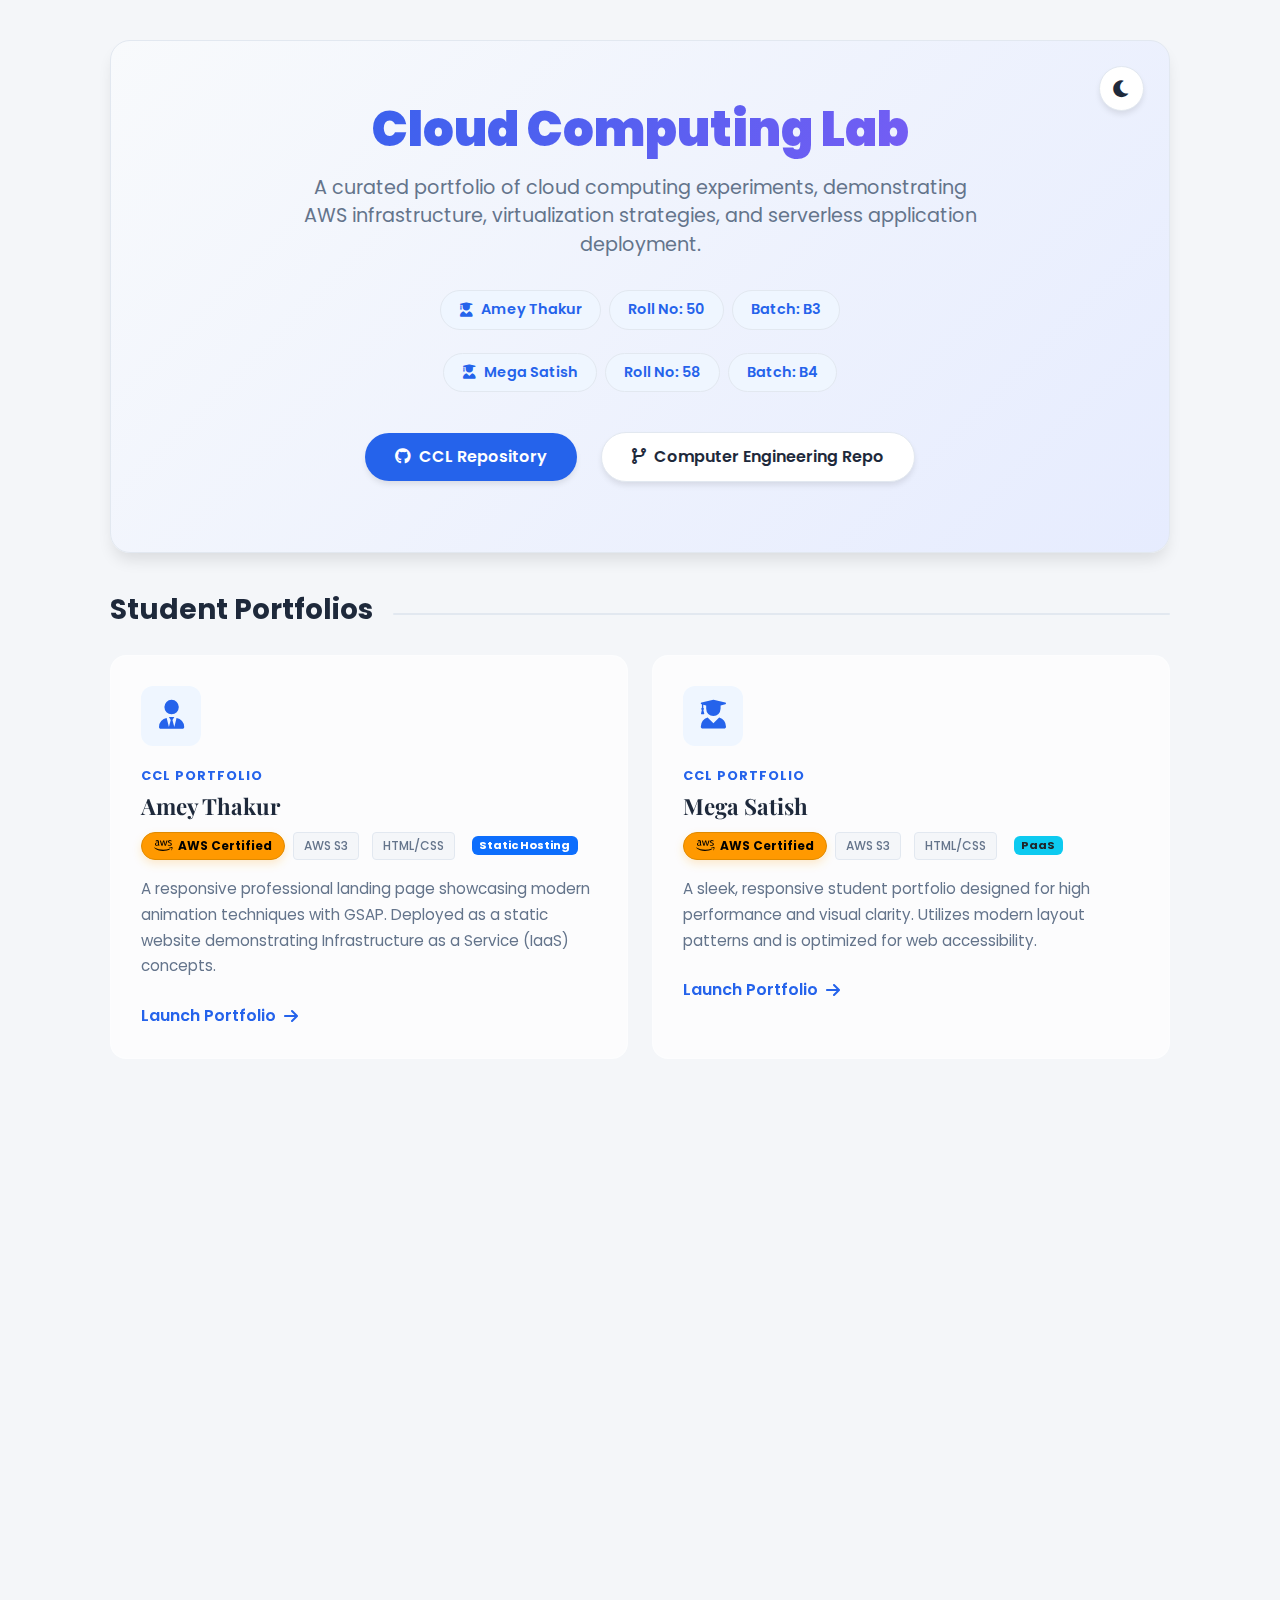
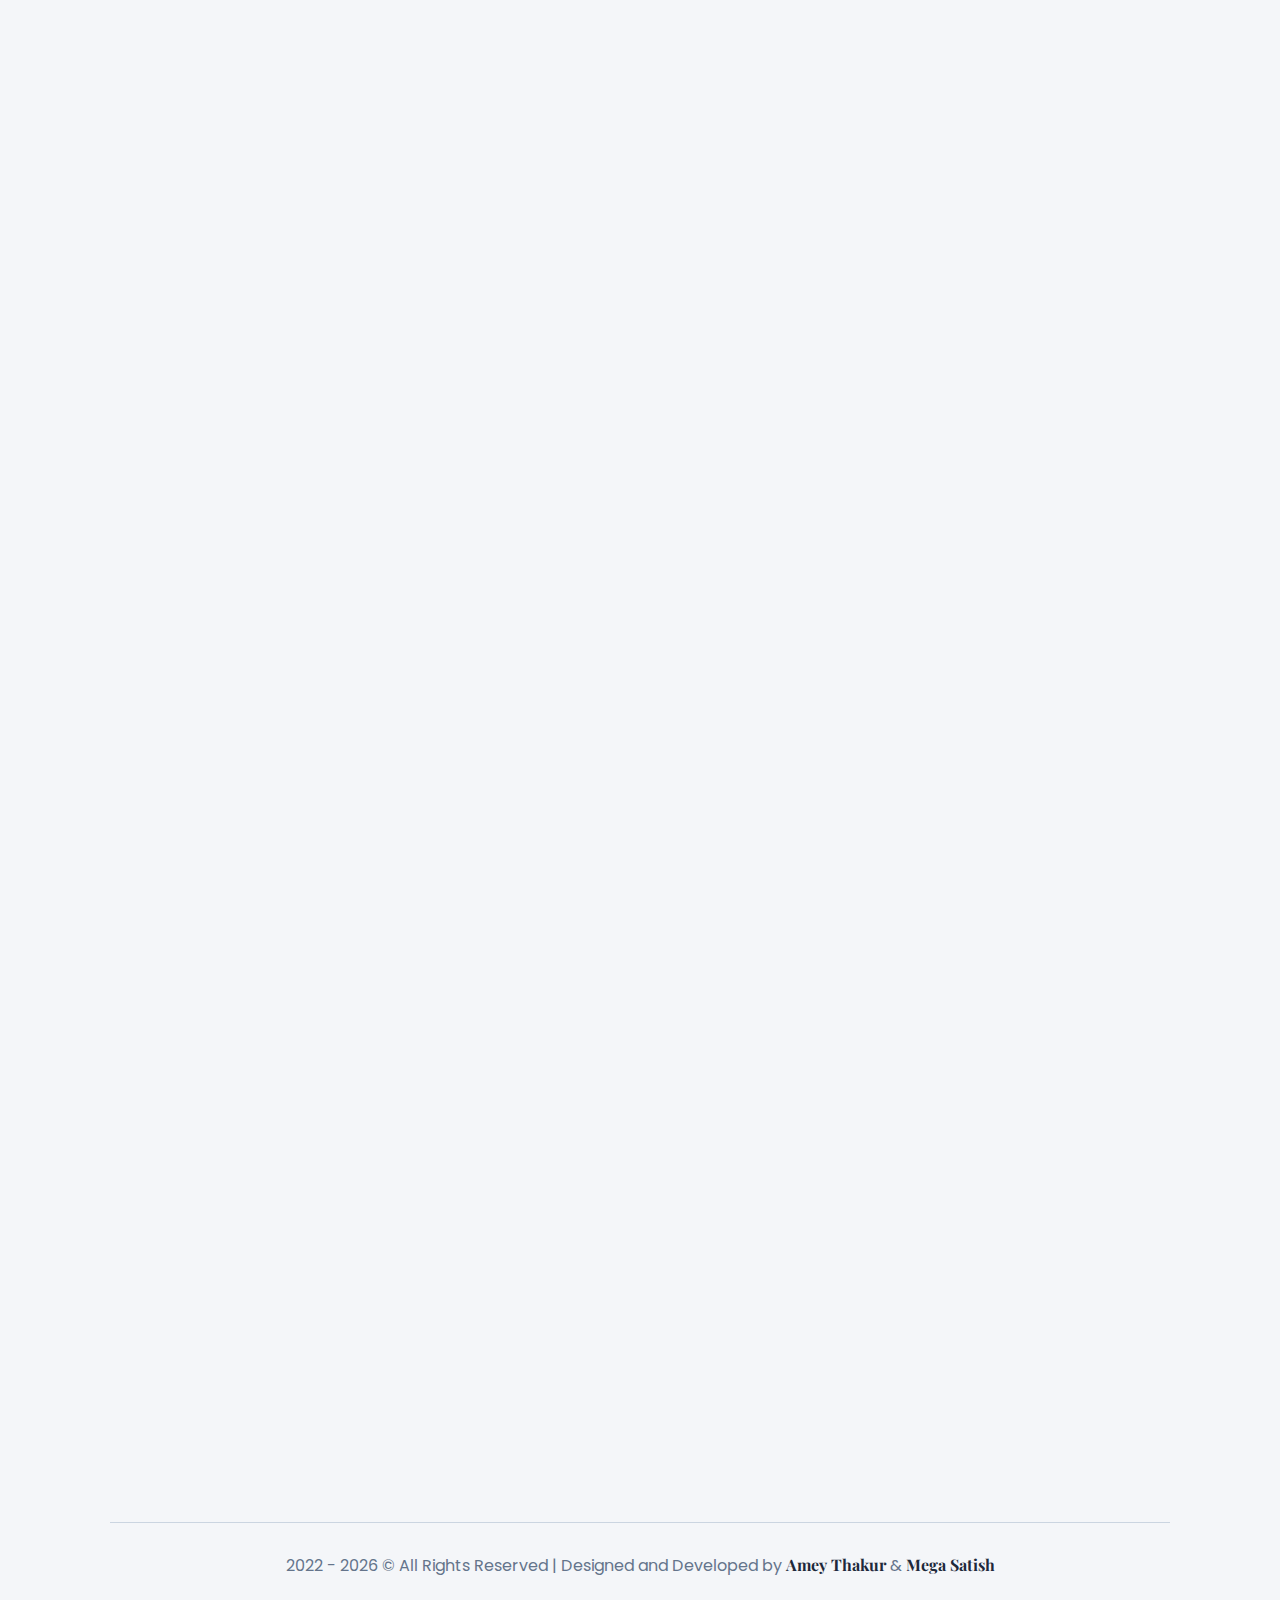
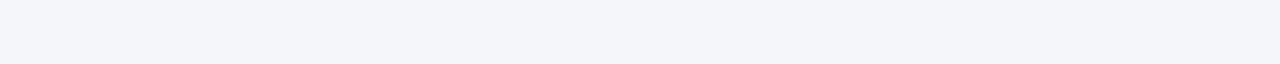
<file: CCL/index.html>
<!--
    Cloud Computing Laboratory (CCL) Portfolio
    University of Mumbai

    Authors: Amey Thakur & Mega Satish
    Role: Lab Experiments & Research Portfolio
    Repository: https://github.com/Amey-Thakur/CLOUD-COMPUTING-LAB

    Description: Primary dashboard for the CCL repository. Showcases AWS experiments,
                 virtualization projects, and research publications.
    License: MIT License
-->
<!DOCTYPE html>
<html lang="en" data-theme="light">

<head>
    <meta charset="UTF-8">
    <meta name="viewport" content="width=device-width, initial-scale=1.0">
    <title>Amey | CCL Lab Portfolio</title>

    <!-- Primary Meta Tags -->
    <meta name="title" content="Amey | CCL Lab Portfolio">
    <meta name="description"
        content="Official scholarly portfolio for Cloud Computing Laboratory (CCL) at University of Mumbai. Features comprehensive AWS experiments, virtualization studies, and serverless architectures by Amey Thakur and Mega Satish.">
    <meta name="keywords"
        content="Cloud Computing, AWS, Amazon Web Services, EC2, S3, IAM, Lambda, Serverless, Virtualization, Mumbai University, Computer Engineering, Portfolio, Amey Thakur, Mega Satish">
    <meta name="author" content="Amey Thakur & Mega Satish">
    <meta name="robots" content="index, follow">
    <meta name="language" content="English">
    <meta name="theme-color" content="#2563eb">

    <link rel="canonical" href="https://amey-thakur.github.io/CLOUD-COMPUTING-LAB/CCL/">

    <!-- Open Graph / Facebook -->
    <meta property="og:type" content="website">
    <meta property="og:url" content="https://amey-thakur.github.io/CLOUD-COMPUTING-LAB/CCL/">
    <meta property="og:site_name" content="CCL Lab Portfolio">
    <meta property="og:locale" content="en_US">
    <meta property="og:title" content="Amey | CCL Lab Portfolio">
    <meta property="og:description"
        content="Comprehensive showcase of Cloud Computing experiments including AWS Infrastructure, Storage, and Serverless Chatbot implementations.">
    <meta property="og:image"
        content="https://raw.githubusercontent.com/Amey-Thakur/COMPUTER-ENGINEERING/main/university-of-mumbai-logo.png">

    <!-- Twitter Card -->
    <meta property="twitter:card" content="summary_large_image">
    <meta property="twitter:url" content="https://amey-thakur.github.io/CLOUD-COMPUTING-LAB/CCL/">
    <meta property="twitter:title" content="Amey | CCL Lab Portfolio">
    <meta property="twitter:description"
        content="Explore AWS Cloud Computing experiments, virtualization, and intelligent chatbot systems.">
    <meta property="twitter:image"
        content="https://raw.githubusercontent.com/Amey-Thakur/COMPUTER-ENGINEERING/main/university-of-mumbai-logo.png">

    <!-- Favicon -->
    <link rel="icon"
        href="data:image/svg+xml,<svg xmlns=%22http://www.w3.org/2000/svg%22 viewBox=%220 0 100 100%22><text y=%22.9em%22 font-size=%2290%22>🎓</text></svg>">
    <!-- Fonts -->
    <link
        href="https://fonts.googleapis.com/css2?family=Playfair+Display:wght@400;700;900&family=Poppins:wght@300;400;500;600&display=swap"
        rel="stylesheet">
    <link href="https://cdn.jsdelivr.net/npm/bootstrap@5.3.0/dist/css/bootstrap.min.css" rel="stylesheet">
    <link rel="stylesheet" href="https://cdnjs.cloudflare.com/ajax/libs/font-awesome/6.0.0/css/all.min.css">
    <style>
        /* 
         * =========================================
         *   THEME & BASE VARIABLES
         * =========================================
         */
        :root {
            /* Light Mode Variables */
            --bg-color: #f4f6f9;
            --text-primary: #1e293b;
            --text-secondary: #64748b;
            --card-bg: #ffffff;
            --accent-color: #2563eb;
            --accent-hover: #1d4ed8;
            --border-color: #e2e8f0;
            --shadow-sm: 0 4px 6px -1px rgba(0, 0, 0, 0.1);
            --shadow-md: 0 10px 15px -3px rgba(0, 0, 0, 0.1);
            --header-gradient: linear-gradient(135deg, #ffffff 0%, #f8fafc 100%);
            --badge-bg: #eff6ff;
            --badge-text: #2563eb;
            --footer-border: #cbd5e1;
        }

        [data-theme="dark"] {
            /* Dark Mode Variables */
            --bg-color: #0f172a;
            --text-primary: #f8fafc;
            --text-secondary: #94a3b8;
            --card-bg: #1e293b;
            --accent-color: #38bdf8;
            --accent-hover: #60a5fa;
            --border-color: #334155;
            --shadow-sm: 0 4px 6px -1px rgba(0, 0, 0, 0.5);
            --shadow-md: 0 10px 15px -3px rgba(0, 0, 0, 0.5);
            --header-gradient: linear-gradient(135deg, #1e293b 0%, #0f172a 100%);
            --badge-bg: #0f172a;
            --badge-text: #38bdf8;
            --footer-border: #334155;
        }

        html {
            scroll-behavior: smooth;
        }

        body {
            background-color: var(--bg-color);
            color: var(--text-primary);
            font-family: 'Poppins', sans-serif;
            transition: background-color 0.8s ease, color 0.8s ease;
            min-height: 100vh;
            display: flex;
            flex-direction: column;
        }

        /* Back to Top Button */
        #btn-back-to-top {
            position: fixed;
            bottom: 25px;
            right: 25px;
            display: none;
            z-index: 100;
            border-radius: 50%;
            width: 45px;
            height: 45px;
            background: var(--accent-color);
            color: white;
            border: none;
            box-shadow: var(--shadow-md);
            transition: all 0.3s;
            align-items: center;
            justify-content: center;
            font-size: 1.2rem;
        }

        #btn-back-to-top:hover {
            transform: translateY(-5px);
            background: var(--accent-hover);
            box-shadow: 0 10px 20px rgba(0, 0, 0, 0.2);
        }

        h5 {
            font-family: 'Playfair Display', serif;
            color: var(--text-primary);
        }

        /* AWS Certification Badge Style */
        .badge-aws {
            background: #ff9900;
            color: #000 !important;
            padding: 4px 12px;
            border-radius: 50px;
            font-size: 0.75rem;
            font-weight: 700;
            display: inline-flex;
            align-items: center;
            gap: 6px;
            box-shadow: 0 4px 10px rgba(255, 153, 0, 0.2);
            border: 1px solid #e08a00;
            transition: all 0.3s ease;
            position: relative;
            z-index: 20;
            cursor: pointer;
            text-decoration: none !important;
            pointer-events: auto !important;
        }

        .badge-aws:hover {
            transform: translateY(-5px) !important;
            box-shadow: 0 6px 15px rgba(255, 153, 0, 0.4);
            filter: brightness(1.2);
        }

        .badge-aws i {
            font-size: 0.9rem;
        }

        .main-container {
            max-width: 1100px;
            margin: 0 auto;
            padding: 40px 20px;
            flex: 1;
        }

        /* Hero Section */
        .hero {
            background: linear-gradient(-45deg, #ffffff, #f0f4ff, #e0e7ff, #f8fafc);
            background-size: 400% 400%;
            animation: gradientBG 15s ease infinite, fadeInDown 0.8s ease-out;
            border-radius: 20px;
            padding: 60px 40px;
            text-align: center;
            border: 1px solid var(--border-color);
            box-shadow: var(--shadow-md);
            margin-bottom: 40px;
            position: relative;
            overflow: hidden;
        }

        [data-theme="dark"] .hero {
            background: linear-gradient(-45deg, #0f172a, #1e293b, #0f172a, #1a237e);
            background-size: 400% 400%;
        }

        @keyframes gradientBG {
            0% {
                background-position: 0% 50%;
            }

            50% {
                background-position: 100% 50%;
            }

            100% {
                background-position: 0% 50%;
            }
        }

        .hero h1 {
            font-weight: 900;
            font-size: 3rem;
            margin-bottom: 15px;
            background: linear-gradient(120deg, var(--accent-color), #8b5cf6);
            -webkit-background-clip: text;
            background-clip: text;
            -webkit-text-fill-color: transparent;
        }

        .hero p {
            color: var(--text-secondary);
            font-size: 1.2rem;
            max-width: 700px;
            margin: 0 auto 30px;
        }

        .info-badges {
            display: flex;
            gap: 15px;
            justify-content: center;
            flex-wrap: wrap;
            margin-bottom: 30px;
        }

        .badge-pill {
            background: var(--badge-bg);
            color: var(--badge-text);
            padding: 8px 18px;
            border-radius: 50px;
            font-size: 0.9rem;
            font-weight: 600;
            border: 1px solid var(--border-color);
        }

        .hero-buttons .btn {
            border-radius: 50px;
            padding: 12px 30px;
            font-weight: 600;
            margin: 10px;
            box-shadow: var(--shadow-sm);
            transition: transform 0.2s, box-shadow 0.2s;
            border: none;
        }

        .btn-primary-custom {
            background: var(--accent-color);
            color: #fff;
        }

        .btn-primary-custom:hover {
            background: var(--accent-hover);
            transform: translateY(-2px);
            color: #fff;
            box-shadow: 0 10px 20px -5px rgba(37, 99, 235, 0.4);
        }

        /* Section Title */
        .section-title {
            display: flex;
            align-items: center;
            margin-bottom: 20px;
            animation: fadeIn 1s ease-out;
        }

        .section-title h3 {
            font-weight: 700;
            margin-right: 20px;
            white-space: nowrap;
        }

        .section-title::after {
            content: '';
            width: 100%;
            height: 2px;
            background: var(--border-color);
            border-radius: 2px;
        }

        /* Glassmorphism Cards */
        .card-custom {
            background: rgba(255, 255, 255, 0.7);
            backdrop-filter: blur(12px);
            -webkit-backdrop-filter: blur(12px);
            border-radius: 16px;
            border: 1px solid rgba(255, 255, 255, 0.3);
            padding: 30px;
            height: 100%;
            transition: all 0.4s cubic-bezier(0.165, 0.84, 0.44, 1);
            position: relative;
            z-index: 1;
        }

        [data-theme="dark"] .card-custom {
            background: rgba(30, 41, 59, 0.7);
            border: 1px solid rgba(255, 255, 255, 0.1);
        }

        .card-custom:hover {
            transform: translateY(-10px);
            box-shadow: 0 20px 40px rgba(0, 0, 0, 0.1);
            border-color: var(--accent-color);
            background: rgba(255, 255, 255, 0.9);
        }

        [data-theme="dark"] .card-custom:hover {
            background: rgba(30, 41, 59, 0.9);
        }

        .icon-wrapper {
            width: 60px;
            height: 60px;
            background: var(--badge-bg);
            color: var(--accent-color);
            border-radius: 12px;
            display: flex;
            align-items: center;
            justify-content: center;
            font-size: 1.8rem;
            margin-bottom: 20px;
            transition: transform 0.3s ease;
        }

        .card-custom:hover .icon-wrapper {
            transform: scale(1.1) rotate(5deg);
        }

        .exp-tag {
            font-family: 'Poppins', sans-serif;
            font-size: 0.8rem;
            font-weight: 700;
            text-transform: uppercase;
            letter-spacing: 1px;
            color: var(--accent-color);
            display: block;
            margin-bottom: 8px;
        }

        .card-custom h5 {
            font-weight: 700;
            font-size: 1.4rem;
            margin-bottom: 12px;
        }

        .card-custom p {
            color: var(--text-secondary);
            font-size: 0.95rem;
            line-height: 1.7;
            margin-bottom: 25px;
        }

        .launch-link {
            text-decoration: none;
            color: var(--accent-color);
            font-weight: 600;
            font-size: 1rem;
            display: inline-flex;
            align-items: center;
            transition: gap 0.2s;
        }

        .launch-link:hover {
            gap: 8px;
            color: var(--accent-hover);
        }

        /* Footer */
        .footer {
            text-align: center;
            padding: 30px 0;
            border-top: 1px solid var(--footer-border);
            margin-top: 40px;
            color: var(--text-secondary);
        }

        .footer a {
            color: var(--text-primary);
            text-decoration: none;
            font-weight: 700;
            font-family: 'Playfair Display', serif;
            transition: color 0.2s;
        }

        .footer a:hover {
            color: var(--accent-color);
        }

        /* Theme Toggle */
        .theme-switch {
            position: absolute;
            top: 25px;
            right: 25px;
            background: var(--card-bg);
            border: 1px solid var(--border-color);
            color: var(--text-primary);
            width: 45px;
            height: 45px;
            border-radius: 50%;
            display: flex;
            align-items: center;
            justify-content: center;
            cursor: pointer;
            font-size: 1.2rem;
            transition: all 0.3s ease;
            box-shadow: var(--shadow-sm);
        }

        .theme-switch:hover {
            transform: scale(1.1);
            background: var(--accent-color);
            color: white;
            border-color: var(--accent-color);
        }

        /* Animations */
        @keyframes fadeInDown {
            from {
                opacity: 0;
                transform: translateY(-20px);
            }

            to {
                opacity: 1;
                transform: translateY(0);
            }
        }

        @keyframes fadeIn {
            from {
                opacity: 0;
            }

            to {
                opacity: 1;
            }
        }

        /* Scroll Reveal Animations */
        .reveal {
            opacity: 0;
            transform: translateY(30px);
            transition: all 0.8s cubic-bezier(0.25, 0.46, 0.45, 0.94);
            will-change: opacity, transform;
        }

        .reveal.active {
            opacity: 1;
            transform: translateY(0);
        }

        .reveal-left {
            opacity: 0;
            transform: translateX(-50px);
            transition: all 0.8s cubic-bezier(0.25, 0.46, 0.45, 0.94);
        }

        .reveal-right {
            opacity: 0;
            transform: translateX(50px);
            transition: all 0.8s cubic-bezier(0.25, 0.46, 0.45, 0.94);
        }

        .reveal-left.active,
        .reveal-right.active {
            opacity: 1;
            transform: translateX(0);
        }

        .col-md-6 {
            /* Handled by reveal classes */
        }

        .col-md-6:nth-child(1) {
            animation-delay: 0.2s;
        }

        .col-md-6:nth-child(2) {
            animation-delay: 0.3s;
        }

        @keyframes fadeInUp {
            from {
                opacity: 0;
                transform: translateY(20px);
            }

            to {
                opacity: 1;
                transform: translateY(0);
            }
        }

        /* Tech Badges */
        .badge-tech {
            font-size: 0.75rem;
            font-weight: 500;
            background: var(--bg-color);
            color: var(--text-secondary);
            padding: 4px 10px;
            border-radius: 4px;
            margin-right: 5px;
            border: 1px solid var(--border-color);
            display: inline-block;
            transition: all 0.2s;
        }

        .card-custom:hover .badge-tech,
        .video-card:hover .badge-tech,
        .mini-project-hero:hover .badge-tech,
        .badge-tech:hover {
            background: var(--badge-bg);
            color: var(--badge-text);
            border-color: var(--badge-bg);
            transform: translateY(-2px);
            box-shadow: 0 4px 10px rgba(37, 99, 235, 0.2);
        }

        .mini-project-hero:hover .badge-pill,
        .badge-pill:hover {
            transform: translateY(-2px);
            box-shadow: 0 4px 12px rgba(37, 99, 235, 0.3);
            background: var(--accent-color) !important;
            color: #fff !important;
        }

        /* Service Model Badge Hover */
        .badge[data-tooltip]:hover {
            transform: translateY(-2px);
            filter: brightness(1.1);
            box-shadow: 0 4px 8px rgba(0, 0, 0, 0.2);
        }

        /* Info Button & Clickable Badges */
        .info-btn {
            position: absolute;
            top: 25px;
            left: 25px;
            background: var(--card-bg);
            border: 1px solid var(--border-color);
            color: var(--text-primary);
            width: 45px;
            height: 45px;
            border-radius: 50%;
            display: flex;
            align-items: center;
            justify-content: center;
            cursor: pointer;
            font-size: 1.2rem;
            transition: all 0.3s ease;
            box-shadow: var(--shadow-sm);
            text-decoration: none;
            z-index: 10;
        }

        .info-btn:hover {
            transform: scale(1.1);
            background: var(--accent-color);
            color: white;
            border-color: var(--accent-color);
        }

        .clickable-badge {
            text-decoration: none;
            transition: all 0.3s cubic-bezier(0.175, 0.885, 0.32, 1.275) !important;
            display: inline-flex;
            align-items: center;
            cursor: pointer;
        }

        .clickable-badge:hover {
            transform: translateY(-3px) scale(1.05);
            box-shadow: 0 5px 15px rgba(37, 99, 235, 0.3);
            background: var(--accent-color) !important;
            color: #fff !important;
            border-color: var(--accent-color) !important;
        }

        /* Custom Tooltips for Badges */
        .badge[data-tooltip] {
            position: relative;
            cursor: help;
        }

        .badge[data-tooltip]::after {
            content: attr(data-tooltip);
            position: absolute;
            bottom: 100%;
            left: 50%;
            transform: translateX(-50%) translateY(-8px);
            background: rgba(0, 0, 0, 0.9);
            color: white;
            padding: 8px 12px;
            border-radius: 6px;
            font-size: 0.75rem;
            white-space: nowrap;
            opacity: 0;
            pointer-events: none;
            transition: opacity 0.3s, transform 0.3s;
            z-index: 1000;
            font-weight: normal;
        }

        .badge[data-tooltip]::before {
            content: '';
            position: absolute;
            bottom: 100%;
            left: 50%;
            transform: translateX(-50%) translateY(0px);
            border: 6px solid transparent;
            border-top-color: rgba(0, 0, 0, 0.9);
            opacity: 0;
            pointer-events: none;
            transition: opacity 0.3s, transform 0.3s;
            z-index: 1001;
        }

        .badge[data-tooltip]:hover::after,
        .badge[data-tooltip]:hover::before {
            opacity: 1;
            transform: translateX(-50%) translateY(0);
        }

        /* Animated Gradient Card (WDL Style) with Glassmorphism */
        .mini-project-hero {
            background: linear-gradient(-45deg, rgba(255, 255, 255, 0.4), rgba(240, 244, 255, 0.4), rgba(224, 231, 255, 0.4), rgba(248, 250, 252, 0.4)) !important;
            backdrop-filter: blur(15px);
            -webkit-backdrop-filter: blur(15px);
            background-size: 400% 400% !important;
            animation: gradientBG 15s ease infinite;
            border: 1px solid rgba(255, 255, 255, 0.5) !important;
            padding: 50px 40px;
            text-align: left;
            margin-top: 50px;
            border-radius: 24px;
            transition: all 0.4s cubic-bezier(0.165, 0.84, 0.44, 1);
            position: relative;
            z-index: 1;
        }

        [data-theme="dark"] .mini-project-hero {
            background: linear-gradient(-45deg, rgba(15, 23, 42, 0.4), rgba(30, 41, 59, 0.4), rgba(15, 23, 42, 0.4), rgba(26, 35, 126, 0.4)) !important;
            border: 1px solid rgba(255, 255, 255, 0.1) !important;
        }

        .mini-project-hero:hover {
            transform: translateY(-10px);
            box-shadow: 0 20px 40px rgba(0, 0, 0, 0.2);
            background: linear-gradient(-45deg, rgba(255, 255, 255, 0.6), rgba(240, 244, 255, 0.6), rgba(224, 231, 255, 0.6), rgba(248, 250, 252, 0.6)) !important;
        }

        [data-theme="dark"] .mini-project-hero:hover {
            background: linear-gradient(-45deg, rgba(15, 23, 42, 0.6), rgba(30, 41, 59, 0.6), rgba(15, 23, 42, 0.6), rgba(26, 35, 126, 0.6)) !important;
        }

        @keyframes gradientBG {
            0% {
                background-position: 0% 50%;
            }

            50% {
                background-position: 100% 50%;
            }

            100% {
                background-position: 0% 50%;
            }
        }

        /* Video Card Glassmorphism */
        .video-card {
            background: rgba(255, 255, 255, 0.7);
            backdrop-filter: blur(10px);
            -webkit-backdrop-filter: blur(10px);
            border-radius: 16px;
            border: 1px solid rgba(255, 255, 255, 0.3);
            padding: 25px;
            height: 100%;
            transition: all 0.4s cubic-bezier(0.165, 0.84, 0.44, 1);
            display: flex;
            flex-direction: column;
        }

        [data-theme="dark"] .video-card {
            background: rgba(30, 41, 59, 0.7);
            border: 1px solid rgba(255, 255, 255, 0.1);
        }

        .video-card:hover {
            transform: translateY(-8px);
            border-color: var(--accent-color);
            background: rgba(255, 255, 255, 0.9);
            box-shadow: 0 15px 30px rgba(0, 0, 0, 0.1);
        }

        [data-theme="dark"] .video-card:hover {
            background: rgba(30, 41, 59, 0.9);
        }

        /* Skeleton Loader Styling */
        .skeleton-loader {
            position: absolute;
            top: 0;
            left: 0;
            width: 100%;
            height: 100%;
            background: linear-gradient(90deg,
                    var(--border-color) 25%,
                    var(--bg-color) 50%,
                    var(--border-color) 75%);
            background-size: 200% 100%;
            animation: shimmer 1.5s infinite linear;
            z-index: 5;
            transition: opacity 0.5s ease-out;
        }

        @keyframes shimmer {
            0% {
                background-position: 200% 0;
            }

            100% {
                background-position: -200% 0;
            }
        }

        .video-container.loaded .skeleton-loader,
        .video-thumbnail.loaded .skeleton-loader,
        .video-container-vertical.loaded .skeleton-loader {
            opacity: 0;
            pointer-events: none;
        }

        .video-thumbnail {
            width: 100%;
            aspect-ratio: 16/9;
            background: #000;
            border-radius: 12px;
            margin-bottom: 20px;
            position: relative;
            overflow: hidden;
            display: flex;
            align-items: center;
            justify-content: center;
        }

        .video-thumbnail {
            width: 100%;
            aspect-ratio: 16/9;
            background: #000;
            border-radius: 12px;
            margin-bottom: 20px;
            position: relative;
            overflow: hidden;
            display: flex;
            align-items: center;
            justify-content: center;
            box-shadow: 0 5px 15px rgba(0, 0, 0, 0.2);
            border: 1px solid var(--border-color);
        }

        .video-thumbnail iframe {
            width: 100%;
            height: 100%;
            border-radius: 12px;
        }

        .play-overlay {
            position: absolute;
            font-size: 3rem;
            color: white;
            opacity: 0.7;
            transition: all 0.3s;
        }

        .video-card:hover .play-overlay {
            opacity: 1;
            transform: scale(1.1);
        }

        .btn-watch {
            margin-top: auto;
            background: #ff0000;
            color: white !important;
            border: none;
            padding: 12px 30px;
            border-radius: 50px;
            font-weight: 700;
            display: inline-flex;
            align-items: center;
            justify-content: center;
            gap: 10px;
            transition: all 0.3s;
            text-decoration: none;
        }

        .btn-watch:hover {
            background: #cc0000;
            transform: translateY(-2px);
            box-shadow: 0 5px 15px rgba(255, 0, 0, 0.3);
        }

        .video-container {
            position: relative;
            padding-bottom: 56.25%;
            height: 0;
            overflow: hidden;
            max-width: 850px;
            margin: 40px auto;
            border-radius: 20px;
            box-shadow: 0 20px 40px rgba(0, 0, 0, 0.3);
            border: 1px solid var(--border-color);
        }

        .video-container iframe {
            position: absolute;
            top: 0;
            left: 0;
            width: 100%;
            height: 100%;
            border-radius: 20px;
        }


        .mini-project-content {
            display: flex;
            align-items: center;
            gap: 40px;
            flex-direction: row;
        }

        .project-video-col {
            flex: 0 0 300px;
            max-width: 300px;
        }

        .project-info-col {
            flex: 1;
        }

        .video-container-vertical {
            position: relative;
            padding-bottom: 177.78%;
            /* 9:16 Aspect Ratio */
            height: 0;
            overflow: hidden;
            border-radius: 20px;
            box-shadow: 0 15px 35px rgba(0, 0, 0, 0.4);
            border: 1px solid var(--border-color);
            background: #000;
        }

        .video-container-vertical iframe {
            position: absolute;
            top: 0;
            left: 0;
            width: 100%;
            height: 100%;
            border-radius: 20px;
        }

        @media (max-width: 991px) {
            .mini-project-content {
                flex-direction: column;
                text-align: center;
            }

            .project-video-col {
                flex: 0 0 auto;
                width: 100%;
                max-width: 400px;
                margin: 0 auto;
            }

            .mini-project-hero {
                padding: 40px 20px;
            }

            .mini-project-hero .hero-buttons {
                justify-content: center;
            }
        }

        /* Print Optimization */
        @media print {

            .theme-switch,
            #btn-back-to-top,
            .btn-view-template,
            .hero-buttons,
            .launch-link {
                display: none !important;
            }

            body {
                background-color: #ffffff !important;
                color: #000000 !important;
            }

            .card-custom,
            .hero,
            .mini-project-hero,
            .video-card {
                box-shadow: none !important;
                border: 1px solid #ccc !important;
                break-inside: avoid;
            }

            /* Hide interactive elements for print */
            .theme-switch,
            .btn-view-template,
            #btn-back-to-top,
            .hero-buttons,
            .launch-link,
            .btn-watch,
            .btn-primary-custom,
            iframe {
                display: none !important;
            }

            /* Ensure text contrast */
            body,
            h1,
            h2,
            h3,
            h4,
            h5,
            p,
            span,
            div {
                color: #000 !important;
                background: #fff !important;
            }
        }

        /* Refactored Utility Classes */
        .btn-secondary-custom {
            background: var(--card-bg) !important;
            color: var(--text-primary) !important;
            border: 1px solid var(--border-color) !important;
        }

        .badge-sm {
            font-size: 0.7rem !important;
        }

        .btn-pill-lg {
            padding: 12px 30px !important;
            border-radius: 50px !important;
            font-weight: 600 !important;
            display: inline-flex !important;
            align-items: center !important;
        }

        .btn-custom-outline {
            background: var(--bg-color) !important;
            color: var(--text-primary) !important;
            border: 1px solid var(--border-color) !important;
            transition: all 0.3s ease;
        }

        .btn-custom-outline:hover {
            transform: translateY(-3px);
            box-shadow: 0 5px 15px rgba(0, 0, 0, 0.1);
        }

        /* Research Paper Button Specifics */
        .btn-outline-accent {
            background: var(--card-bg) !important;
            color: var(--accent-color) !important;
            border: 1px solid var(--accent-color) !important;
        }

        .btn-gold {
            background: #FFD700 !important;
            color: #000 !important;
            border: 1px solid #DAA520 !important;
            font-weight: 700 !important;
        }
    </style>
</head>

<body>
    <div class="main-container">

        <!-- Hero Section -->
        <div class="hero">
            <button class="theme-switch" id="theme-toggle" title="Switch Theme" aria-label="Switch Theme">
                <i class="fas fa-moon"></i>
            </button>

            <h1>Cloud Computing Lab</h1>
            <p>A curated portfolio of cloud computing experiments, demonstrating AWS infrastructure,
                virtualization strategies, and serverless application deployment.</p>

            <div class="info-badges">
                <div class="d-flex gap-2 justify-content-center w-100 flex-wrap mb-2 align-items-center">
                    <a href="https://github.com/Amey-Thakur" class="badge-pill clickable-badge" target="_blank"
                        rel="noopener noreferrer">
                        <i class="fas fa-user-graduate me-2"></i>Amey Thakur
                    </a>
                    <span class="badge-pill">Roll No: 50</span>
                    <span class="badge-pill">Batch: B3</span>
                </div>
                <div class="d-flex gap-2 justify-content-center w-100 flex-wrap align-items-center">
                    <a href="https://github.com/msatmod" class="badge-pill clickable-badge" target="_blank"
                        rel="noopener noreferrer">
                        <i class="fas fa-user-graduate me-2"></i>Mega Satish
                    </a>
                    <span class="badge-pill">Roll No: 58</span>
                    <span class="badge-pill">Batch: B4</span>
                </div>
            </div>

            <div class="hero-buttons">
                <a href="https://github.com/Amey-Thakur/CLOUD-COMPUTING-LAB" class="btn btn-primary-custom">
                    <i class="fab fa-github me-2"></i>CCL Repository
                </a>
                <a href="https://github.com/Amey-Thakur/COMPUTER-ENGINEERING"
                    class="btn btn-primary-custom btn-secondary-custom">
                    <i class="fas fa-code-branch me-2"></i>Computer Engineering Repo
                </a>
            </div>
        </div>

        <!-- Section Title -->
        <div class="section-title reveal">
            <h3>Student Portfolios</h3>
        </div>

        <!-- Experiments Grid -->
        <div class="row g-4 justify-content-center">

            <!-- Amey's Portfolio -->
            <div class="col-md-6 reveal-left">
                <div class="card-custom">
                    <div class="icon-wrapper">
                        <i class="fas fa-user-tie"></i>
                    </div>
                    <span class="exp-tag">CCL Portfolio</span>
                    <h5>Amey Thakur</h5>
                    <div class="tech-stack mb-3 d-flex align-items-center flex-wrap gap-2">
                        <a href="https://github.com/Amey-Thakur/AWS-CERTIFIED-CLOUD-PRACTITIONER-CLF-C01"
                            target="_blank" class="badge-aws text-decoration-none" rel="noopener noreferrer">
                            <i class="fab fa-aws"></i> AWS Certified
                        </a>
                        <span class="badge-tech">AWS S3</span>
                        <span class="badge-tech">HTML/CSS</span>
                        <span class="badge bg-primary ms-1 badge-sm"
                            data-tooltip="High-performance static asset delivery via Amazon S3 with global availability.">Static
                            Hosting</span>
                    </div>
                    <p>
                        A responsive professional landing page showcasing modern animation techniques with GSAP.
                        Deployed as a static website demonstrating Infrastructure as a Service (IaaS) concepts.
                    </p>
                    <a href="Amey/index.html" class="launch-link">
                        Launch Portfolio <i class="fas fa-arrow-right ms-2"></i>
                    </a>
                </div>
            </div>

            <!-- Mega's Portfolio -->
            <div class="col-md-6 reveal-right">
                <div class="card-custom">
                    <div class="icon-wrapper">
                        <i class="fas fa-user-graduate"></i>
                    </div>
                    <span class="exp-tag">CCL Portfolio</span>
                    <h5>Mega Satish</h5>
                    <div class="tech-stack mb-3 d-flex align-items-center flex-wrap gap-2">
                        <a href="https://github.com/Amey-Thakur/AWS-CERTIFIED-CLOUD-PRACTITIONER-CLF-C01"
                            target="_blank" class="badge-aws text-decoration-none">
                            <i class="fab fa-aws"></i> AWS Certified
                        </a>
                        <span class="badge-tech">AWS S3</span>
                        <span class="badge-tech">HTML/CSS</span>
                        <span class="badge bg-info text-dark ms-1" style="font-size: 0.7rem;"
                            data-tooltip="Platform as a Service deployment showcasing automated hosting and scalability.">PaaS</span>
                    </div>
                    <p>
                        A sleek, responsive student portfolio designed for high performance and visual clarity.
                        Utilizes modern layout patterns and is optimized for web accessibility.
                    </p>
                    <a href="Mega/index.html" class="launch-link">
                        Launch Portfolio <i class="fas fa-arrow-right ms-2"></i>
                    </a>
                </div>
            </div>

            <!-- Laboratory Demonstrations Title -->
            <div class="section-title reveal" style="margin-top: 40px;">
                <h3>Laboratory Demonstrations</h3>
            </div>

            <!-- Video Demonstrations Grid -->
            <div class="row g-4 justify-content-center">
                <!-- Exp 3 -->
                <div class="col-md-6 reveal-left">
                    <div class="video-card">
                        <div class="video-thumbnail">
                            <div class="skeleton-loader"></div>
                            <iframe src="https://www.youtube.com/embed/y-oACtu8djc" title="AWS EC2 Demo" frameborder="0"
                                allow="accelerometer; autoplay; clipboard-write; encrypted-media; gyroscope; picture-in-picture; web-share"
                                onload="this.parentElement.classList.add('loaded')" allowfullscreen
                                loading="lazy"></iframe>
                        </div>
                        <h5>AWS EC2 (IaaS)</h5>
                        <div class="tech-stack mb-3">
                            <span class="badge-tech">AWS EC2</span>
                            <span class="badge-tech">Ubuntu</span>
                            <span class="badge bg-primary ms-1" style="font-size: 0.7rem;"
                                data-tooltip="Practical implementation of Infrastructure as a Service using Amazon EC2 instances.">IaaS</span>
                        </div>
                        <p>Practical implementation of Infrastructure as a Service using Amazon EC2 instances for
                            scalable computing power.</p>
                        <a href="https://youtu.be/y-oACtu8djc" target="_blank" class="btn-watch"
                            rel="noopener noreferrer">
                            <i class="fab fa-youtube"></i> Watch Demo
                        </a>
                    </div>
                </div>
                <!-- Exp 4 & 5 -->
                <div class="col-md-6 reveal-right">
                    <div class="video-card">
                        <div class="video-thumbnail">
                            <div class="skeleton-loader"></div>
                            <iframe src="https://www.youtube.com/embed/CnM07Vg7pW8" title="AWS S3 Demo" frameborder="0"
                                allow="accelerometer; autoplay; clipboard-write; encrypted-media; gyroscope; picture-in-picture; web-share"
                                onload="this.parentElement.classList.add('loaded')" allowfullscreen
                                loading="lazy"></iframe>
                        </div>
                        <h5>AWS S3 & PaaS Hosting</h5>
                        <div class="tech-stack mb-3">
                            <span class="badge-tech">AWS S3</span>
                            <span class="badge-tech">Static Hosting</span>
                            <span class="badge bg-info text-dark ms-1" style="font-size: 0.7rem;"
                                data-tooltip="Cloud storage and static website hosting demonstrating Platform as a Service (PaaS).">PaaS</span>
                        </div>
                        <p>Showcasing Storage as a Service and Static Website hosting on Amazon S3 with global
                            availability.</p>
                        <a href="https://youtu.be/CnM07Vg7pW8" target="_blank" class="btn-watch"
                            rel="noopener noreferrer">
                            <i class="fab fa-youtube"></i> Watch Demo
                        </a>
                    </div>
                </div>
                <!-- Exp 6 -->
                <div class="col-md-6 reveal-left">
                    <div class="video-card">
                        <div class="video-thumbnail">
                            <div class="skeleton-loader"></div>
                            <iframe src="https://www.youtube.com/embed/Ey8Tm4cC6yo" title="AWS Lightsail Demo"
                                frameborder="0"
                                allow="accelerometer; autoplay; clipboard-write; encrypted-media; gyroscope; picture-in-picture; web-share"
                                onload="this.parentElement.classList.add('loaded')" allowfullscreen
                                loading="lazy"></iframe>
                        </div>
                        <h5>AWS Lightsail (SaaS)</h5>
                        <div class="tech-stack mb-3">
                            <span class="badge-tech">AWS Lightsail</span>
                            <span class="badge-tech">WordPress</span>
                            <span class="badge bg-success ms-1" style="font-size: 0.7rem;"
                                data-tooltip="Simplified application deployment demonstrating Software as a Service (SaaS).">SaaS</span>
                        </div>
                        <p>Deploying a managed WordPress application using AWS Lightsail for simplified Software as a
                            Service delivery.</p>
                        <a href="https://youtu.be/Ey8Tm4cC6yo" target="_blank" class="btn-watch"
                            rel="noopener noreferrer">
                            <i class="fab fa-youtube"></i> Watch Demo
                        </a>
                    </div>
                </div>
                <!-- Exp 7 -->
                <div class="col-md-6 reveal-right">
                    <div class="video-card">
                        <div class="video-thumbnail">
                            <div class="skeleton-loader"></div>
                            <iframe src="https://www.youtube.com/embed/dnmuv0PC7W8" title="AWS IAM Demo" frameborder="0"
                                allow="accelerometer; autoplay; clipboard-write; encrypted-media; gyroscope; picture-in-picture; web-share"
                                onload="this.parentElement.classList.add('loaded')" allowfullscreen
                                loading="lazy"></iframe>
                        </div>
                        <h5>AWS IAM & Security</h5>
                        <div class="tech-stack mb-3">
                            <span class="badge-tech">AWS IAM</span>
                            <span class="badge-tech">Policies</span>
                            <span class="badge bg-warning text-dark ms-1" style="font-size: 0.7rem;"
                                data-tooltip="Identity and Access Management for secure resource control and hierarchical access.">IAM</span>
                        </div>
                        <p>Securing cloud resources through Identity and Access Management (IAM) and robust policy
                            configurations.</p>
                        <a href="https://youtu.be/dnmuv0PC7W8" target="_blank" class="btn-watch"
                            rel="noopener noreferrer">
                            <i class="fab fa-youtube"></i> Watch Demo
                        </a>
                    </div>
                </div>
            </div>

            <!-- Mini Project Title -->
            <div class="section-title reveal" style="margin-top: 40px;">
                <h3>Mini Project</h3>
            </div>

            <!-- Mini Project Hero Section -->
            <div class="card-custom mini-project-hero animated-gradient-card reveal">
                <div class="mini-project-content">
                    <!-- Left: Video -->
                    <div class="project-video-col">
                        <div class="video-container-vertical">
                            <div class="skeleton-loader"></div>
                            <iframe src="https://www.youtube.com/embed/6iLgN_1e4DU" title="Pizza Ordering Chatbot Demo"
                                frameborder="0"
                                allow="accelerometer; autoplay; clipboard-write; encrypted-media; gyroscope; picture-in-picture; web-share"
                                onload="this.parentElement.classList.add('loaded')" allowfullscreen
                                loading="lazy"></iframe>
                        </div>
                    </div>

                    <!-- Right: Info -->
                    <div class="project-info-col">
                        <div class="icon-wrapper mb-4" style="width: 70px; height: 70px; font-size: 2rem;">
                            <i class="fas fa-robot"></i>
                        </div>
                        <h2 class="fw-bold mb-3">Pizza Ordering Chatbot</h2>
                        <p class="text-secondary mb-4" style="font-size: 1.1rem; line-height: 1.6;">
                            An intelligent conversational agent built with <b>Amazon Lex</b> and <b>AWS Lambda</b>.
                            Features natural language understanding, automated order processing, and serverless backend
                            integration.
                            Published in the International Journal for Research in Applied Science and Engineering
                            Technology
                            (IJRASET).
                        </p>

                        <div class="d-flex gap-2 flex-wrap mb-4">
                            <span class="badge-pill"
                                data-tooltip="Conversational AI service for building interfaces into applications."><i
                                    class="fas fa-server me-2"></i>AWS Lex</span>
                            <span class="badge-pill"
                                data-tooltip="Event-driven, serverless computing platform for executing code."><i
                                    class="fas fa-bolt me-2"></i>AWS Lambda</span>
                            <span class="badge-pill"
                                data-tooltip="Architecture where the cloud provider manages server allocation."><i
                                    class="fas fa-microchip me-2"></i>Serverless</span>
                            <span class="badge-pill"
                                data-tooltip="Peer-reviewed scholarly article published in IRJET/IJRASET."><i
                                    class="fas fa-journal-whills me-2"></i>Published Research</span>
                        </div>

                        <div class="hero-buttons d-flex gap-3 flex-wrap">
                            <div class="w-100 d-flex gap-3 flex-wrap mb-2 align-items-center">
                                <a href="../CCL%20Mini%20Project/CCL_MINI_PROJECT_REPORT_BE_COMPS_B-50%2C51%2C%2058.pdf"
                                    target="_blank" class="btn btn-primary-custom btn-pill-lg btn-custom-outline"
                                    rel="noopener noreferrer">
                                    <i class="fas fa-file-pdf me-2"></i>View Full Report
                                </a>
                                <a href="https://doi.org/10.22214/ijraset.2022.40861" target="_blank"
                                    class="btn btn-primary-custom btn-pill-lg btn-outline-accent"
                                    rel="noopener noreferrer">
                                    <i class="fas fa-external-link-alt me-2"></i>Research Paper
                                </a>
                            </div>
                            <div class="w-100 d-flex gap-3 flex-wrap align-items-center">
                                <a href="https://youtu.be/FHbXSo95S7A" target="_blank"
                                    class="btn btn-primary-custom btn-pill-lg btn-gold" rel="noopener noreferrer">
                                    <i class="fas fa-play-circle me-2"></i>Step-by-Step Implementation Guide
                                </a>
                                <a href="https://youtu.be/6iLgN_1e4DU" target="_blank" class="btn btn-watch btn-pill-lg"
                                    rel="noopener noreferrer">
                                    <i class="fab fa-youtube me-2"></i>Watch Demo
                                </a>
                            </div>
                        </div>
                    </div>
                </div>
            </div>

        </div>

        <!-- Footer -->
        <footer class="footer">
            <p>2022 - <span id="current-year"></span> &copy; All Rights Reserved | Designed and Developed by <a
                    href="https://github.com/Amey-Thakur" rel="noopener noreferrer">Amey
                    Thakur</a> & <a href="https://github.com/msatmod" rel="noopener noreferrer">Mega Satish</a></p>
        </footer>

        <!-- Back to Top Button -->
        <button type="button" class="btn" id="btn-back-to-top" aria-label="Back to Top">
            <i class="fas fa-arrow-up"></i>
        </button>

        <script>
            /**
             * =========================================
             *   INTERACTIVE LOGIC
             * =========================================
             */

            // Set Current Year
            document.getElementById('current-year').textContent = new Date().getFullYear();

            // Theme Toggle Logic
            const toggleBtn = document.getElementById('theme-toggle');
            const themeIcon = toggleBtn.querySelector('i');
            const htmlElement = document.documentElement;

            // Back to Top Logic
            const backToTopBtn = document.getElementById("btn-back-to-top");
            window.onscroll = function () { scrollFunction(); };

            function scrollFunction() {
                if (document.body.scrollTop > 20 || document.documentElement.scrollTop > 20) {
                    backToTopBtn.style.display = "flex";
                } else {
                    backToTopBtn.style.display = "none";
                }
            }

            backToTopBtn.addEventListener("click", () => {
                document.body.scrollTop = 0;
                document.documentElement.scrollTop = 0;
            });

            // Theme Toggle Logic
            const savedTheme = localStorage.getItem('theme') || 'light';
            htmlElement.setAttribute('data-theme', savedTheme);
            updateIcon(savedTheme);

            toggleBtn.addEventListener('click', () => {
                const currentTheme = htmlElement.getAttribute('data-theme');
                const newTheme = currentTheme === 'light' ? 'dark' : 'light';
                htmlElement.setAttribute('data-theme', newTheme);
                localStorage.setItem('theme', newTheme);
                updateIcon(newTheme);
            });

            function updateIcon(theme) {
                if (theme === 'dark') {
                    themeIcon.classList.remove('fa-moon');
                    themeIcon.classList.add('fa-sun');
                } else {
                    themeIcon.classList.remove('fa-sun');
                    themeIcon.classList.add('fa-moon');
                }
            }

            // Scroll Reveal Logic using Intersection Observer
            const revealElements = document.querySelectorAll('.reveal, .reveal-left, .reveal-right');

            const revealObserver = new IntersectionObserver((entries) => {
                entries.forEach(entry => {
                    if (entry.isIntersecting) {
                        entry.target.classList.add('active');
                    }
                });
            }, {
                threshold: 0.1,
                rootMargin: "0px 0px -50px 0px"
            });

            revealElements.forEach(el => revealObserver.observe(el));
        </script>
</body>

</html>
<!-- CCL -->
</file>
